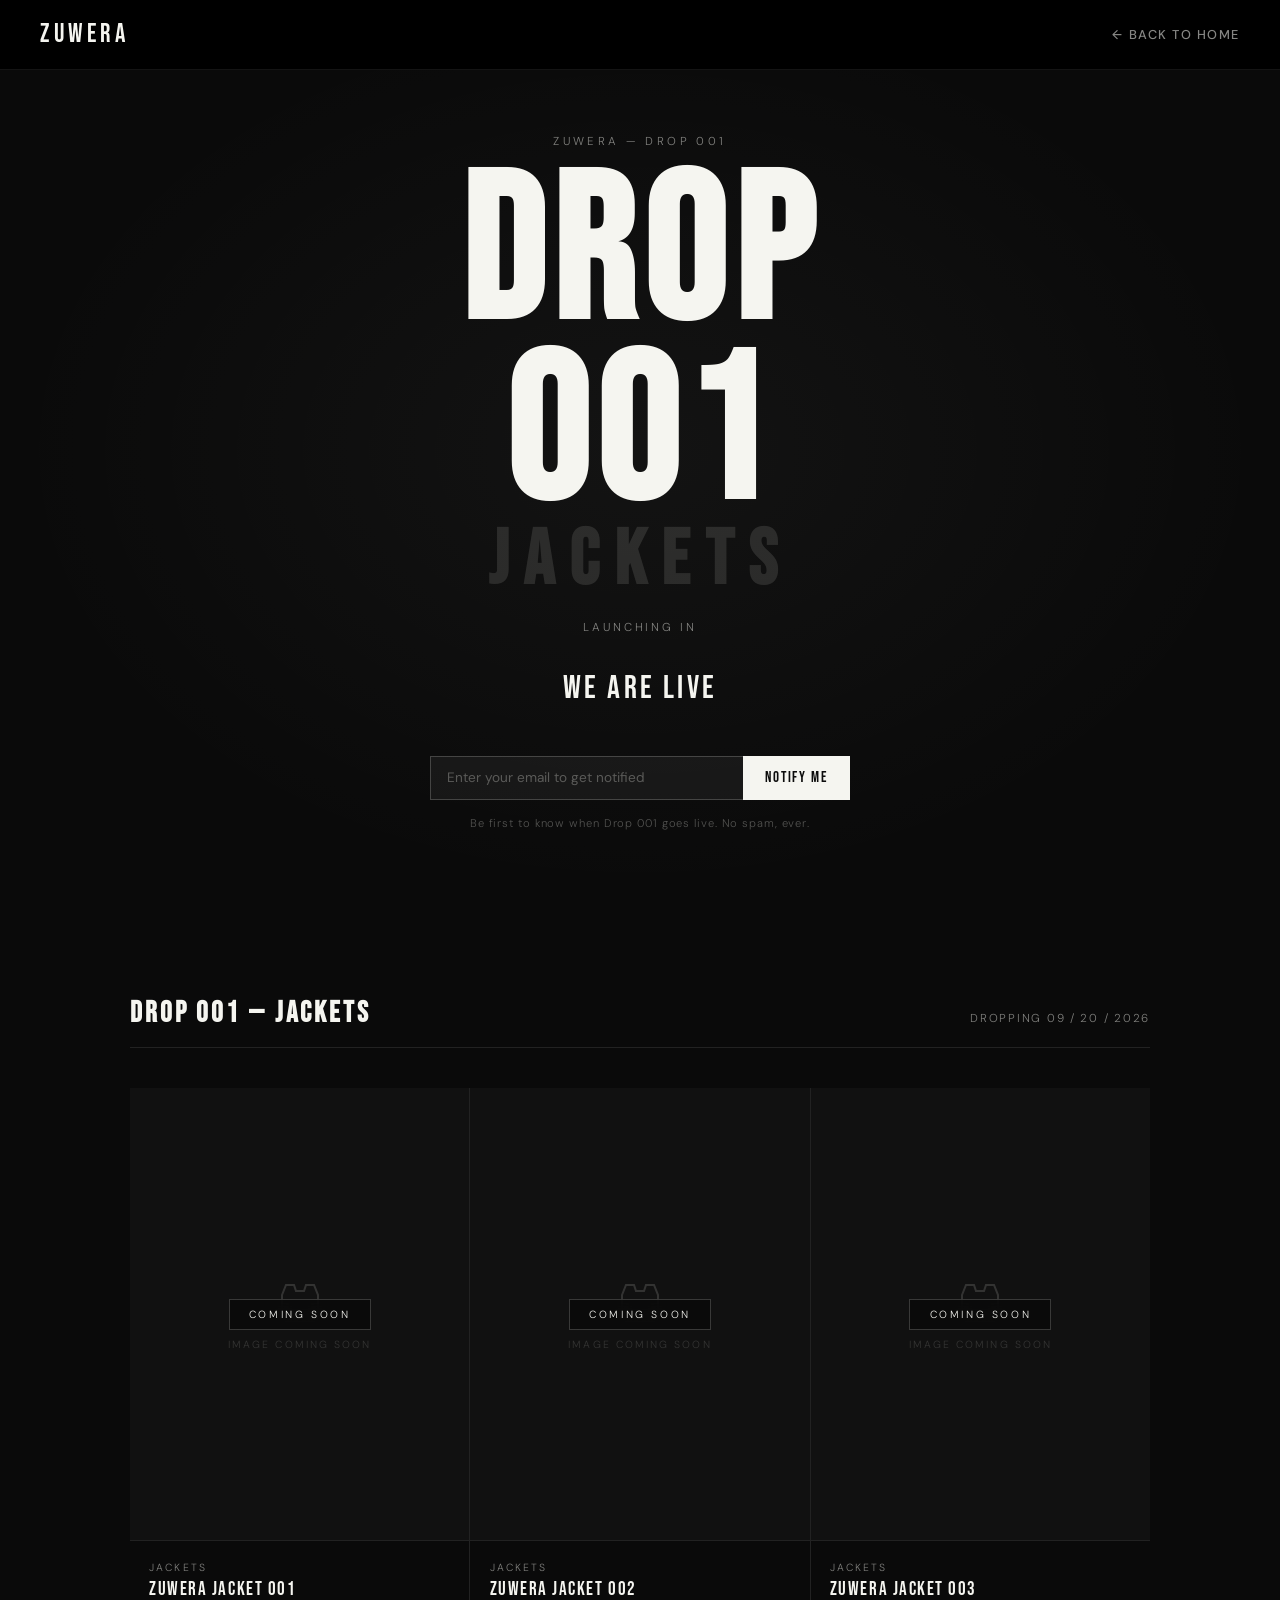
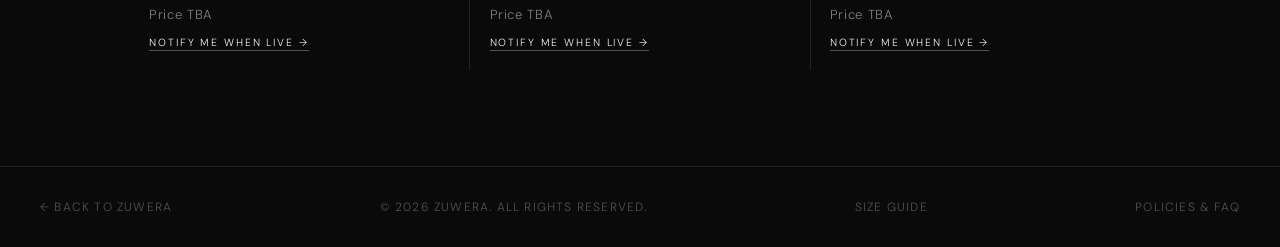
<file: drop001.html>
<!DOCTYPE html>
<html lang="en">
<head>
  <meta charset="UTF-8">
  <meta name="viewport" content="width=device-width, initial-scale=1.0, viewport-fit=cover">
  <meta name="mobile-web-app-capable" content="yes">
  <meta name="apple-mobile-web-app-capable" content="yes">
  <meta name="apple-mobile-web-app-status-bar-style" content="black-translucent">
  <meta name="theme-color" content="#000000">
  <title>Drop 001 — Zuwera</title>
  <meta name="description" content="Zuwera Drop 001 — Jackets. Launching September 20, 2026. Sign up to be notified.">
  <meta name="robots" content="index, follow">
  <meta property="og:title" content="Drop 001 — Zuwera">
  <meta property="og:description" content="Zuwera Drop 001 — Jackets. Launching September 20, 2026. Sign up to be notified.">
  <meta property="og:url" content="https://zuwera.store/drop001.html">
  <meta property="og:type" content="website">
  <meta property="og:site_name" content="Zuwera">
  <meta name="twitter:card" content="summary">
  <meta name="twitter:title" content="Drop 001 — Zuwera">
  <meta name="twitter:description" content="Zuwera Drop 001 — Jackets. Launching September 20, 2026. Sign up to be notified.">
  <link rel="preconnect" href="https://fonts.googleapis.com">
  <link rel="preconnect" href="https://fonts.gstatic.com" crossorigin>
  <link href="https://fonts.googleapis.com/css2?family=Bebas+Neue&family=DM+Sans:wght@300;400;500&display=swap" rel="stylesheet">
  <link rel="icon" type="image/png" href="[data-uri]">
  <!-- Google tag (gtag.js) -->
  <script async src="https://www.googletagmanager.com/gtag/js?id=G-DCVWDZ8ZBC"></script>
  <style>
    *, *::before, *::after { box-sizing: border-box; margin: 0; padding: 0; }
    :root {
      --black: #0a0a0a;
      --white: #f5f5f0;
      --muted: rgba(245,245,240,0.5);
      --border: rgba(245,245,240,0.1);
    }
    body {
      background: var(--black);
      color: var(--white);
      font-family: 'DM Sans', sans-serif;
      font-weight: 300;
      overflow-x: hidden;
    }

    /* NAV */
    .nav {
      position: fixed;
      top: 0; left: 0; right: 0;
      z-index: 100;
      display: flex;
      justify-content: space-between;
      align-items: center;
      padding: 1.2rem 2.5rem;
      background: #000;
      border-bottom: 1px solid rgba(255,255,255,0.08);
    }
    .nav-logo-link {
      font-family: 'Bebas Neue', sans-serif;
      font-size: 1.6rem;
      letter-spacing: 0.18em;
      color: var(--white);
      text-decoration: none;
    }
    .nav-back {
      background: none; border: none;
      color: var(--white);
      font-family: 'DM Sans', sans-serif;
      font-size: 0.8rem; font-weight: 500;
      letter-spacing: 0.12em; text-transform: uppercase;
      cursor: pointer; opacity: 0.55;
      transition: opacity 0.2s; text-decoration: none;
    }
    .nav-back:hover { opacity: 1; }

    /* HERO */
    .drop-hero {
      min-height: 100vh;
      display: flex;
      flex-direction: column;
      align-items: center;
      justify-content: center;
      text-align: center;
      padding: 8rem 2rem 4rem;
      position: relative;
      overflow: hidden;
    }
    .drop-hero::before {
      content: '';
      position: absolute;
      inset: 0;
      background: radial-gradient(ellipse at center, rgba(245,245,240,0.04) 0%, transparent 70%);
      pointer-events: none;
    }
    .drop-label {
      font-size: 0.72rem;
      letter-spacing: 0.3em;
      text-transform: uppercase;
      color: var(--muted);
      margin-bottom: 1.2rem;
    }
    .drop-title {
      font-family: 'Bebas Neue', sans-serif;
      font-size: clamp(5rem, 16vw, 14rem);
      letter-spacing: 0.04em;
      line-height: 0.88;
      margin-bottom: 1.5rem;
    }
    .drop-title span {
      display: block;
      color: rgba(245,245,240,0.12);
      font-size: clamp(2rem, 6vw, 5rem);
      letter-spacing: 0.2em;
    }
    .drop-date-label {
      font-size: 0.72rem;
      letter-spacing: 0.25em;
      text-transform: uppercase;
      color: var(--muted);
      margin-bottom: 0.6rem;
    }

    /* COUNTDOWN */
    .countdown {
      display: flex;
      gap: 2rem;
      justify-content: center;
      margin: 1.5rem 0 3rem;
      flex-wrap: wrap;
    }
    .countdown-block {
      display: flex;
      flex-direction: column;
      align-items: center;
      gap: 0.3rem;
      min-width: 60px;
    }
    .countdown-num {
      font-family: 'Bebas Neue', sans-serif;
      font-size: clamp(2.5rem, 6vw, 4rem);
      letter-spacing: 0.05em;
      line-height: 1;
    }
    .countdown-label {
      font-size: 0.62rem;
      letter-spacing: 0.2em;
      text-transform: uppercase;
      color: var(--muted);
    }
    .countdown-divider {
      font-family: 'Bebas Neue', sans-serif;
      font-size: 3rem;
      color: rgba(245,245,240,0.15);
      align-self: flex-start;
      padding-top: 0.2rem;
    }

    /* NOTIFY FORM */
    .notify-form {
      display: flex;
      gap: 0;
      max-width: 420px;
      width: 100%;
      margin: 0 auto 1rem;
    }
    .notify-form input {
      flex: 1;
      background: rgba(245,245,240,0.05);
      border: 1px solid rgba(245,245,240,0.2);
      border-right: none;
      color: var(--white);
      font-family: 'DM Sans', sans-serif;
      font-size: 0.85rem;
      padding: 0.8rem 1rem;
      outline: none;
      transition: border-color 0.2s;
    }
    .notify-form input:focus { border-color: rgba(245,245,240,0.5); }
    .notify-form input::placeholder { color: rgba(245,245,240,0.3); }
    .notify-form button {
      background: var(--white);
      color: var(--black);
      border: none;
      padding: 0.8rem 1.4rem;
      font-family: 'Bebas Neue', sans-serif;
      font-size: 0.95rem;
      letter-spacing: 0.12em;
      cursor: pointer;
      transition: opacity 0.2s;
      white-space: nowrap;
    }
    .notify-form button:hover { opacity: 0.85; }
    .notify-note {
      font-size: 0.7rem;
      color: rgba(245,245,240,0.3);
      letter-spacing: 0.08em;
    }
    .notify-success {
      display: none;
      font-size: 0.82rem;
      color: rgba(245,245,240,0.6);
      letter-spacing: 0.1em;
      text-transform: uppercase;
      margin-top: 0.5rem;
    }

    /* PRODUCTS GRID */
    .products-section {
      padding: 6rem 2.5rem;
      max-width: 1100px;
      margin: 0 auto;
    }
    .section-header {
      display: flex;
      align-items: baseline;
      justify-content: space-between;
      margin-bottom: 2.5rem;
      border-bottom: 1px solid var(--border);
      padding-bottom: 1rem;
    }
    .section-header h2 {
      font-family: 'Bebas Neue', sans-serif;
      font-size: 1.8rem;
      letter-spacing: 0.1em;
    }
    .section-header span {
      font-size: 0.72rem;
      letter-spacing: 0.15em;
      text-transform: uppercase;
      color: var(--muted);
    }
    .products-grid {
      display: grid;
      grid-template-columns: repeat(auto-fill, minmax(280px, 1fr));
      gap: 1px;
      background: var(--border);
    }
    .product-card {
      background: var(--black);
      position: relative;
      overflow: hidden;
      cursor: default;
    }
    .product-img {
      aspect-ratio: 3/4;
      background: #111;
      display: flex;
      align-items: center;
      justify-content: center;
      position: relative;
      overflow: hidden;
    }
    .product-img-placeholder {
      display: flex;
      flex-direction: column;
      align-items: center;
      gap: 0.8rem;
      opacity: 0.15;
    }
    .product-img-placeholder svg {
      width: 48px; height: 48px;
    }
    .product-img-placeholder span {
      font-size: 0.65rem;
      letter-spacing: 0.2em;
      text-transform: uppercase;
    }
    .product-overlay {
      position: absolute;
      inset: 0;
      display: flex;
      align-items: center;
      justify-content: center;
    }
    .coming-soon-badge {
      background: rgba(10,10,10,0.85);
      border: 1px solid rgba(245,245,240,0.2);
      backdrop-filter: blur(8px);
      padding: 0.5rem 1.2rem;
      font-size: 0.65rem;
      letter-spacing: 0.25em;
      text-transform: uppercase;
      color: var(--white);
    }
    .product-info {
      padding: 1.2rem;
      border-top: 1px solid var(--border);
    }
    .product-category {
      font-size: 0.65rem;
      letter-spacing: 0.2em;
      text-transform: uppercase;
      color: var(--muted);
      margin-bottom: 0.3rem;
    }
    .product-name {
      font-family: 'Bebas Neue', sans-serif;
      font-size: 1.2rem;
      letter-spacing: 0.08em;
      margin-bottom: 0.3rem;
    }
    .product-price {
      font-size: 0.82rem;
      color: var(--muted);
      letter-spacing: 0.05em;
    }
    .product-notify {
      display: inline-block;
      margin-top: 0.8rem;
      font-size: 0.65rem;
      letter-spacing: 0.18em;
      text-transform: uppercase;
      color: var(--white);
      border-bottom: 1px solid rgba(245,245,240,0.3);
      padding-bottom: 1px;
      cursor: pointer;
      transition: border-color 0.2s;
    }
    .product-notify:hover { border-color: var(--white); }

    /* FOOTER */
    footer {
      border-top: 1px solid var(--border);
      padding: 2rem 2.5rem;
      display: flex;
      align-items: center;
      justify-content: space-between;
      flex-wrap: wrap;
      gap: 1rem;
    }
    footer p {
      font-size: 0.75rem;
      letter-spacing: 0.1em;
      color: rgba(245,245,240,0.3);
      text-transform: uppercase;
    }
    footer a {
      font-size: 0.75rem;
      letter-spacing: 0.1em;
      color: rgba(245,245,240,0.3);
      text-transform: uppercase;
      text-decoration: none;
      transition: opacity 0.2s;
    }
    footer a:hover { opacity: 0.8; color: var(--white); }

    @media (max-width: 768px) {
      .products-grid { grid-template-columns: repeat(2, 1fr); gap: 1.2rem; }
    }

    @media (max-width: 600px) {
      .nav {
        padding: 0.85rem 1rem;
        min-height: 56px;
        -webkit-tap-highlight-color: transparent;
      }
      .drop-hero { padding: calc(6rem + env(safe-area-inset-top)) 1rem 3rem; }
      .drop-title { font-size: clamp(4rem, 20vw, 7rem); }
      .countdown { gap: 0.8rem; }
      .countdown-item { min-width: 60px; }
      .countdown-number { font-size: clamp(2rem, 12vw, 3.5rem); }
      .products-section { padding: 3rem 1rem; }
      .products-grid { grid-template-columns: 1fr; gap: 1.5rem; }
      .product-card { padding: 1.2rem; }
      .notify-section { padding: 3rem 1rem; }
      .notify-form { flex-direction: column; gap: 0; }
      .notify-form input {
        border-right: 1px solid rgba(245,245,240,0.2);
        border-bottom: none;
        border-radius: 0;
        padding: 0.9rem 1rem;
        font-size: 1rem;
        min-height: 48px;
      }
      .notify-form button {
        min-height: 48px;
        border-radius: 0;
        font-size: 0.85rem;
        letter-spacing: 0.12em;
      }
      footer {
        padding: 2rem 1rem calc(2rem + env(safe-area-inset-bottom));
        flex-direction: column;
        align-items: flex-start;
      }
    }

    @media (max-width: 375px) {
      .drop-title { font-size: clamp(3.2rem, 22vw, 4.5rem); }
      .countdown-number { font-size: clamp(1.8rem, 13vw, 2.8rem); }
    }
  </style>
</head>
<body>

  <header class="nav">
    <a href="index.html" class="nav-logo-link">ZUWERA</a>
    <a href="index.html" class="nav-back">&#8592; Back to Home</a>
  </header>

  <!-- DROP HERO -->
  <section class="drop-hero">
    <p class="drop-label">Zuwera — Drop 001</p>
    <h1 class="drop-title">
      Drop<br>001
      <span>Jackets</span>
    </h1>
    <p class="drop-date-label">Launching In</p>

    <!-- COUNTDOWN -->
    <div class="countdown" id="countdown">
      <div class="countdown-block">
        <span class="countdown-num" id="cd-days">00</span>
        <span class="countdown-label">Days</span>
      </div>
      <span class="countdown-divider">:</span>
      <div class="countdown-block">
        <span class="countdown-num" id="cd-hours">00</span>
        <span class="countdown-label">Hours</span>
      </div>
      <span class="countdown-divider">:</span>
      <div class="countdown-block">
        <span class="countdown-num" id="cd-mins">00</span>
        <span class="countdown-label">Mins</span>
      </div>
      <span class="countdown-divider">:</span>
      <div class="countdown-block">
        <span class="countdown-num" id="cd-secs">00</span>
        <span class="countdown-label">Secs</span>
      </div>
    </div>

    <!-- NOTIFY -->
    <div class="notify-form">
      <input type="email" id="notify-email" placeholder="Enter your email to get notified">
      <button onclick="notifyMe()">Notify Me</button>
    </div>
    <p class="notify-note">Be first to know when Drop 001 goes live. No spam, ever.</p>
    <p class="notify-success" id="notify-success">✓ You're on the list.</p>
  </section>

  <!-- PRODUCTS GRID -->
  <section class="products-section">
    <div class="section-header">
      <h2>Drop 001 — Jackets</h2>
      <span>Dropping 09 / 20 / 2026</span>
    </div>

    <div class="products-grid">

      <div class="product-card">
        <div class="product-img">
          <div class="product-img-placeholder">
            <svg viewBox="0 0 24 24" fill="none" stroke="currentColor" stroke-width="1">
              <path d="M3 9l2-5h4l1 3h4l1-3h4l2 5v11H3V9z"/>
            </svg>
            <span>Image Coming Soon</span>
          </div>
          <div class="product-overlay">
            <span class="coming-soon-badge">Coming Soon</span>
          </div>
        </div>
        <div class="product-info">
          <p class="product-category">Jackets</p>
          <p class="product-name">Zuwera Jacket 001</p>
          <p class="product-price">Price TBA</p>
          <span class="product-notify" onclick="scrollToNotify()">Notify Me When Live →</span>
        </div>
      </div>

      <div class="product-card">
        <div class="product-img">
          <div class="product-img-placeholder">
            <svg viewBox="0 0 24 24" fill="none" stroke="currentColor" stroke-width="1">
              <path d="M3 9l2-5h4l1 3h4l1-3h4l2 5v11H3V9z"/>
            </svg>
            <span>Image Coming Soon</span>
          </div>
          <div class="product-overlay">
            <span class="coming-soon-badge">Coming Soon</span>
          </div>
        </div>
        <div class="product-info">
          <p class="product-category">Jackets</p>
          <p class="product-name">Zuwera Jacket 002</p>
          <p class="product-price">Price TBA</p>
          <span class="product-notify" onclick="scrollToNotify()">Notify Me When Live →</span>
        </div>
      </div>

      <div class="product-card">
        <div class="product-img">
          <div class="product-img-placeholder">
            <svg viewBox="0 0 24 24" fill="none" stroke="currentColor" stroke-width="1">
              <path d="M3 9l2-5h4l1 3h4l1-3h4l2 5v11H3V9z"/>
            </svg>
            <span>Image Coming Soon</span>
          </div>
          <div class="product-overlay">
            <span class="coming-soon-badge">Coming Soon</span>
          </div>
        </div>
        <div class="product-info">
          <p class="product-category">Jackets</p>
          <p class="product-name">Zuwera Jacket 003</p>
          <p class="product-price">Price TBA</p>
          <span class="product-notify" onclick="scrollToNotify()">Notify Me When Live →</span>
        </div>
      </div>

    </div>
  </section>

  <footer>
    <a href="index.html">← Back to Zuwera</a>
    <p>© 2026 Zuwera. All rights reserved.</p>
    <a href="sizeguide.html">Size Guide</a>
    <a href="policies.html">Policies & FAQ</a>
  </footer>

  <script>
    // Countdown to Sept 20 2026
    const dropDate = new Date('2026-09-20T00:00:00');

    function updateCountdown() {
      const now = new Date();
      const diff = dropDate - now;
      if (diff <= 0) {
        document.getElementById('countdown').innerHTML = '<p style="font-family:Bebas Neue,sans-serif;font-size:2rem;letter-spacing:0.1em;">We Are Live</p>';
        return;
      }
      const days  = Math.floor(diff / (1000 * 60 * 60 * 24));
      const hours = Math.floor((diff % (1000 * 60 * 60 * 24)) / (1000 * 60 * 60));
      const mins  = Math.floor((diff % (1000 * 60 * 60)) / (1000 * 60));
      const secs  = Math.floor((diff % (1000 * 60)) / 1000);
      document.getElementById('cd-days').textContent  = String(days).padStart(2,'0');
      document.getElementById('cd-hours').textContent = String(hours).padStart(2,'0');
      document.getElementById('cd-mins').textContent  = String(mins).padStart(2,'0');
      document.getElementById('cd-secs').textContent  = String(secs).padStart(2,'0');
    }

    updateCountdown();
    setInterval(updateCountdown, 1000);

    // Notify
    function notifyMe() {
      const email = document.getElementById('notify-email').value.trim();
      if (!email || !email.includes('@')) {
        document.getElementById('notify-email').style.borderColor = '#e07060';
        return;
      }
      document.getElementById('notify-email').style.borderColor = '';
      document.querySelector('.notify-form').style.display = 'none';
      document.querySelector('.notify-note').style.display = 'none';
      document.getElementById('notify-success').style.display = 'block';
    }

    function scrollToNotify() {
      document.getElementById('notify-email').scrollIntoView({behavior:'smooth', block:'center'});
      setTimeout(() => document.getElementById('notify-email').focus(), 600);
    }
  </script>
</body>
</html>
</file>
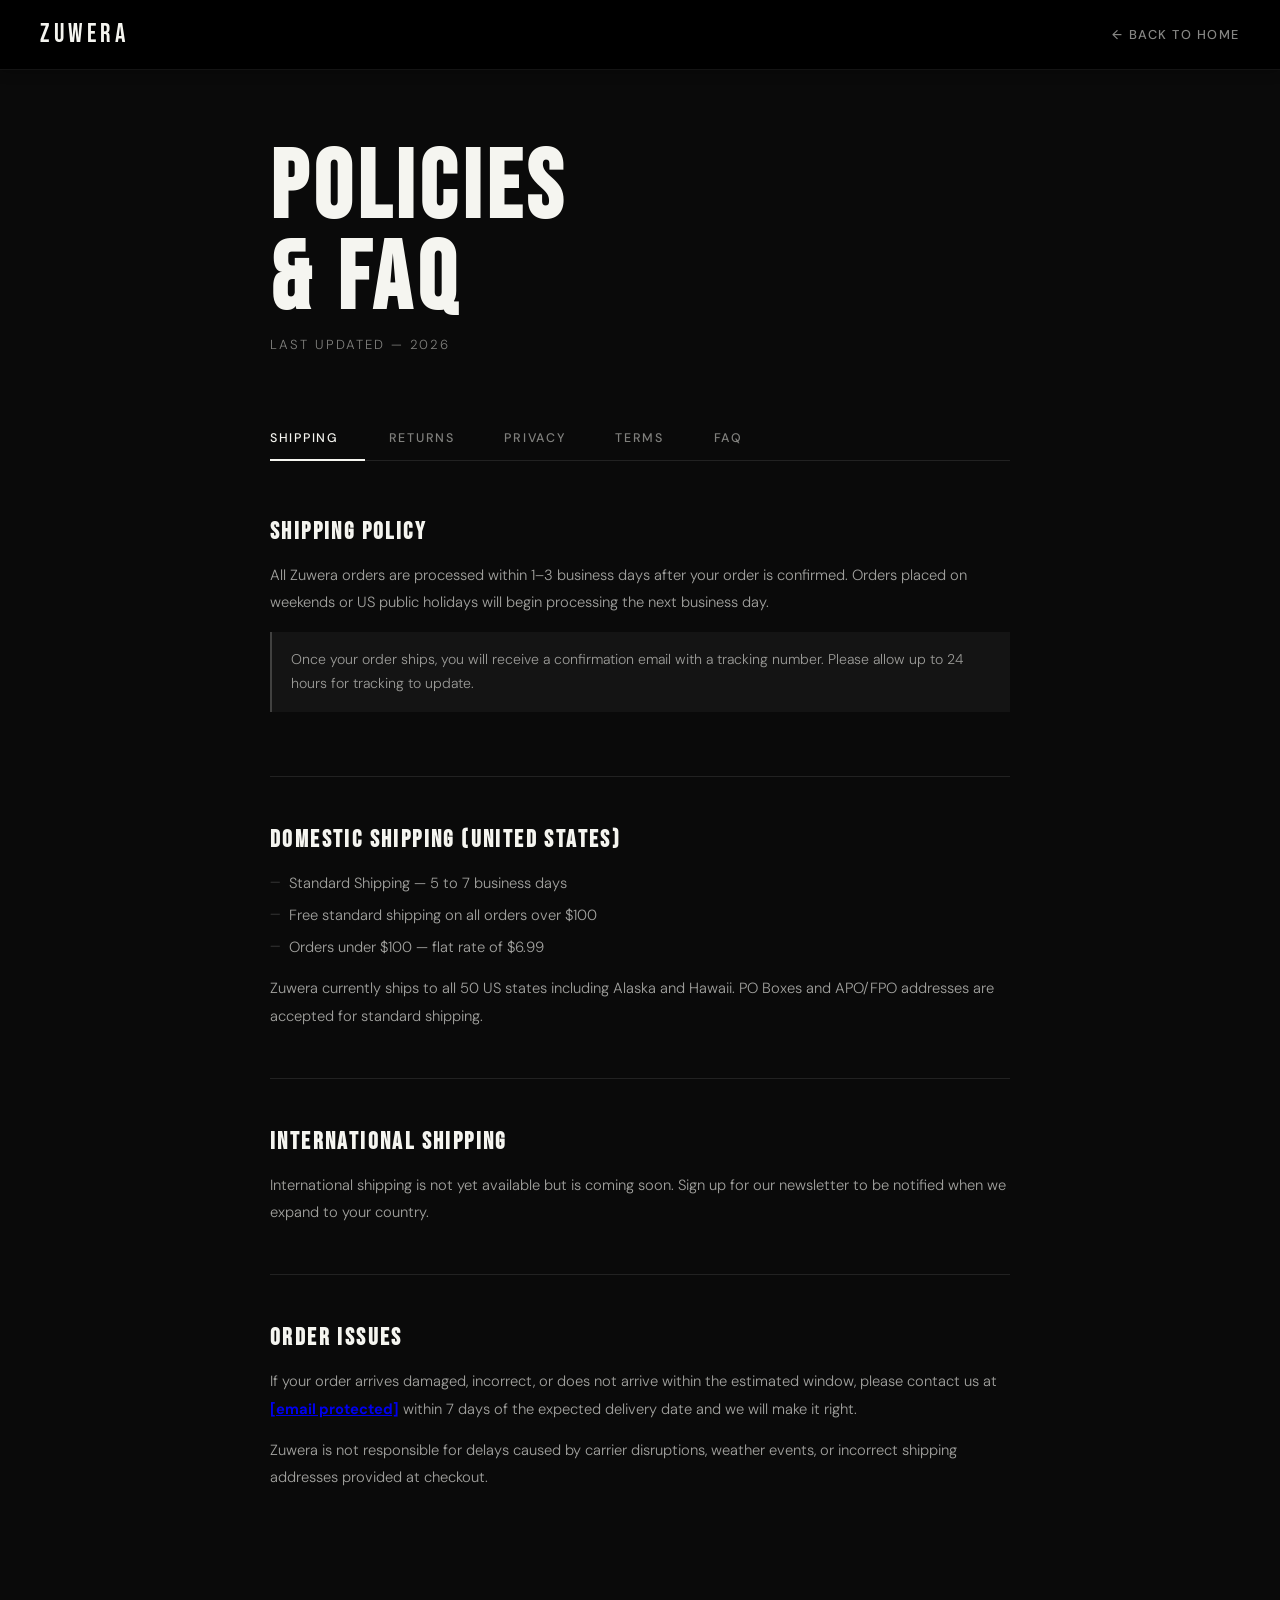
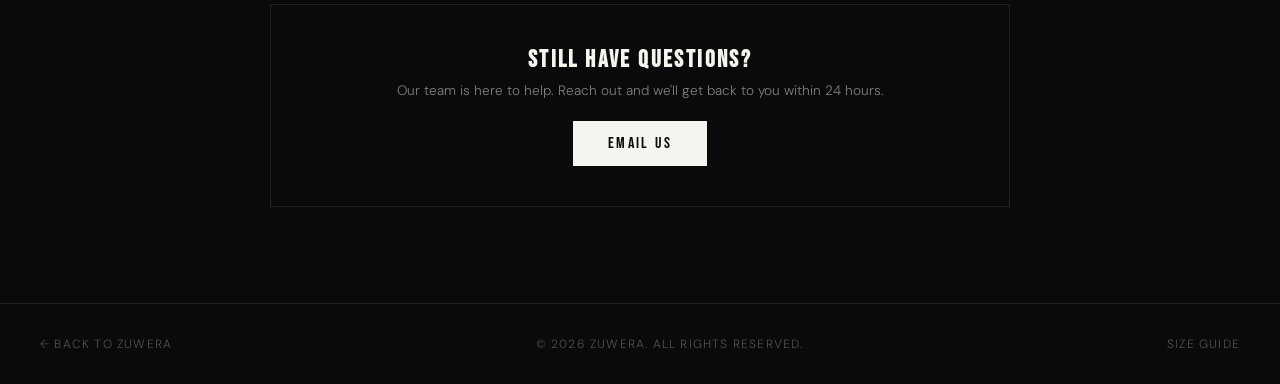
<file: policies.html>
<!DOCTYPE html>
<html lang="en">
<head>
  <meta charset="UTF-8">
  <meta name="viewport" content="width=device-width, initial-scale=1.0, viewport-fit=cover">
  <meta name="apple-mobile-web-app-capable" content="yes">
  <meta name="apple-mobile-web-app-status-bar-style" content="black-translucent">
  <meta name="theme-color" content="#000000">
  <title>Policies & FAQ — Zuwera</title>
  <meta name="description" content="Zuwera shipping, returns, privacy policy, terms of service and frequently asked questions.">
  <meta name="robots" content="index, follow">
  <meta property="og:title" content="Policies & FAQ — Zuwera">
  <meta property="og:description" content="Zuwera shipping, returns, privacy policy, terms of service and frequently asked questions.">
  <meta property="og:url" content="https://zuwera.store/policies.html">
  <meta property="og:type" content="website">
  <meta property="og:site_name" content="Zuwera">
  <meta name="twitter:card" content="summary">
  <meta name="twitter:title" content="Policies & FAQ — Zuwera">
  <meta name="twitter:description" content="Zuwera shipping, returns, privacy policy, terms of service and frequently asked questions.">  <link rel="preconnect" href="https://fonts.googleapis.com">
  <link rel="preconnect" href="https://fonts.gstatic.com" crossorigin>
  <link href="https://fonts.googleapis.com/css2?family=Bebas+Neue&family=DM+Sans:wght@300;400;500&display=swap" rel="stylesheet">
  <style>
    *, *::before, *::after { box-sizing: border-box; margin: 0; padding: 0; }

    :root {
      --black: #0a0a0a;
      --white: #f5f5f0;
      --muted: rgba(245,245,240,0.5);
      --border: rgba(245,245,240,0.1);
    }

    body {
      background: var(--black);
      color: var(--white);
      font-family: 'DM Sans', sans-serif;
      font-weight: 300;
      overflow-x: hidden;
    }

    /* NAV */
    .nav {
      position: fixed;
      top: 0; left: 0; right: 0;
      z-index: 100;
      display: flex;
      justify-content: space-between;
      align-items: center;
      padding: 1.2rem 2.5rem;
      background: #000000;
      border-bottom: 1px solid rgba(255,255,255,0.08);
      box-shadow: 0 1px 12px rgba(0,0,0,0.3);
    }
    .nav-logo-link {
      display: flex;
      align-items: center;
      text-decoration: none;
      cursor: pointer;
    }
    .nav-wordmark {
      font-family: 'Bebas Neue', sans-serif;
      font-size: 1.6rem;
      letter-spacing: 0.18em;
      color: var(--white);
    }
    .nav-back {
      background: none;
      border: none;
      color: var(--white);
      font-family: 'DM Sans', sans-serif;
      font-size: 0.8rem;
      font-weight: 500;
      letter-spacing: 0.12em;
      text-transform: uppercase;
      cursor: pointer;
      opacity: 0.55;
      transition: opacity 0.2s;
      text-decoration: none;
    }
    .nav-back:hover { opacity: 1; }

    /* PAGE LAYOUT */
    .page-wrap {
      max-width: 820px;
      margin: 0 auto;
      padding: 9rem 2.5rem 6rem;
    }

    /* HERO TITLE */
    .page-title {
      font-family: 'Bebas Neue', sans-serif;
      font-size: clamp(3.5rem, 8vw, 6rem);
      letter-spacing: 0.06em;
      line-height: 0.95;
      margin-bottom: 0.6rem;
    }
    .page-subtitle {
      font-size: 0.82rem;
      letter-spacing: 0.15em;
      text-transform: uppercase;
      color: var(--muted);
      margin-bottom: 4rem;
    }

    /* TAB NAV */
    .tab-nav {
      display: flex;
      gap: 0;
      border-bottom: 1px solid var(--border);
      margin-bottom: 3.5rem;
      flex-wrap: wrap;
    }
    .tab-btn {
      background: none;
      border: none;
      color: var(--muted);
      font-family: 'DM Sans', sans-serif;
      font-size: 0.78rem;
      font-weight: 500;
      letter-spacing: 0.14em;
      text-transform: uppercase;
      cursor: pointer;
      padding: 0.8rem 1.6rem 0.8rem 0;
      margin-right: 1.5rem;
      border-bottom: 2px solid transparent;
      margin-bottom: -1px;
      transition: color 0.2s, border-color 0.2s;
    }
    .tab-btn:hover { color: var(--white); }
    .tab-btn.active {
      color: var(--white);
      border-bottom-color: var(--white);
    }

    /* SECTIONS */
    .tab-panel { display: none; }
    .tab-panel.active { display: block; }

    /* POLICY BLOCKS */
    .policy-section {
      margin-bottom: 3rem;
      padding-bottom: 3rem;
      border-bottom: 1px solid var(--border);
    }
    .policy-section:last-child {
      border-bottom: none;
    }
    .policy-section h2 {
      font-family: 'Bebas Neue', sans-serif;
      font-size: 1.5rem;
      letter-spacing: 0.1em;
      margin-bottom: 1rem;
      color: var(--white);
    }
    .policy-section p {
      font-size: 0.92rem;
      line-height: 1.85;
      color: rgba(245,245,240,0.65);
      margin-bottom: 0.9rem;
    }
    .policy-section p:last-child { margin-bottom: 0; }
    .policy-section ul {
      list-style: none;
      margin: 0.5rem 0 0.9rem;
    }
    .policy-section ul li {
      font-size: 0.92rem;
      line-height: 1.85;
      color: rgba(245,245,240,0.65);
      padding-left: 1.2rem;
      position: relative;
      margin-bottom: 0.3rem;
    }
    .policy-section ul li::before {
      content: '—';
      position: absolute;
      left: 0;
      color: rgba(245,245,240,0.25);
      font-size: 0.8rem;
    }
    .policy-highlight {
      background: rgba(245,245,240,0.04);
      border-left: 2px solid rgba(245,245,240,0.2);
      padding: 1rem 1.2rem;
      margin: 1rem 0;
      font-size: 0.88rem;
      line-height: 1.7;
      color: rgba(245,245,240,0.6);
    }

    /* FAQ */
    .faq-item {
      border-bottom: 1px solid var(--border);
    }
    .faq-question {
      width: 100%;
      background: none;
      border: none;
      color: var(--white);
      font-family: 'DM Sans', sans-serif;
      font-size: 0.92rem;
      font-weight: 500;
      letter-spacing: 0.04em;
      text-align: left;
      cursor: pointer;
      padding: 1.3rem 2rem 1.3rem 0;
      display: flex;
      justify-content: space-between;
      align-items: center;
      transition: opacity 0.2s;
    }
    .faq-question:hover { opacity: 0.7; }
    .faq-icon {
      font-size: 1.2rem;
      color: var(--muted);
      transition: transform 0.25s ease;
      flex-shrink: 0;
      margin-left: 1rem;
    }
    .faq-item.open .faq-icon { transform: rotate(45deg); }
    .faq-answer {
      max-height: 0;
      overflow: hidden;
      transition: max-height 0.35s ease, padding 0.3s ease;
      font-size: 0.9rem;
      line-height: 1.85;
      color: rgba(245,245,240,0.55);
    }
    .faq-item.open .faq-answer {
      max-height: 400px;
      padding-bottom: 1.4rem;
    }

    /* CONTACT CTA */
    .contact-cta {
      margin-top: 4rem;
      padding: 2.5rem;
      border: 1px solid var(--border);
      text-align: center;
    }
    .contact-cta h3 {
      font-family: 'Bebas Neue', sans-serif;
      font-size: 1.5rem;
      letter-spacing: 0.1em;
      margin-bottom: 0.5rem;
    }
    .contact-cta p {
      font-size: 0.85rem;
      color: var(--muted);
      margin-bottom: 1.4rem;
    }
    .contact-cta a {
      display: inline-block;
      background: var(--white);
      color: var(--black);
      font-family: 'Bebas Neue', sans-serif;
      font-size: 1rem;
      letter-spacing: 0.15em;
      padding: 0.8rem 2.2rem;
      text-decoration: none;
      transition: opacity 0.2s;
    }
    .contact-cta a:hover { opacity: 0.85; }

    /* MOBILE */
    @media (max-width: 600px) {
      .nav { padding: 1rem 1.2rem; padding-top: calc(1rem + env(safe-area-inset-top)); }
      .page-wrap { padding: 5.5rem 1.2rem 2rem; }
      .page-title { font-size: clamp(2.5rem, 12vw, 4rem); }
      .tab-nav { gap: 0; overflow-x: auto; -webkit-overflow-scrolling: touch; padding-bottom: 2px; }
      .tab-btn { padding: 0.7rem 1rem; font-size: 0.7rem; white-space: nowrap; min-height: 44px; }
      .policy-section { padding: 1.5rem 0; }
      .policy-highlight { padding: 1rem 1.2rem; }
      .contact-cta { padding: 1.5rem 1rem; }
      .contact-cta a { display: block; text-align: center; }
      footer { padding: 1.5rem 1.2rem; padding-bottom: calc(1.5rem + env(safe-area-inset-bottom)); }
    }

    /* FOOTER */
    footer {
      border-top: 1px solid var(--border);
      padding: 2rem 2.5rem;
      display: flex;
      align-items: center;
      justify-content: space-between;
      flex-wrap: wrap;
      gap: 1rem;
    }
    footer p {
      font-size: 0.75rem;
      letter-spacing: 0.1em;
      color: rgba(245,245,240,0.3);
      text-transform: uppercase;
    }
    footer a {
      font-size: 0.75rem;
      letter-spacing: 0.1em;
      color: rgba(245,245,240,0.3);
      text-transform: uppercase;
      text-decoration: none;
      transition: opacity 0.2s;
    }
    footer a:hover { opacity: 0.7; color: var(--white); }
  </style>  <link rel="icon" type="image/png" href="[data-uri]">
  <!-- Google tag (gtag.js) -->
  <script async src="https://www.googletagmanager.com/gtag/js?id=G-DCVWDZ8ZBC"></script>
  <script>
    window.dataLayer = window.dataLayer || [];
    function gtag(){dataLayer.push(arguments);}
    gtag('js', new Date());
    gtag('config', 'G-DCVWDZ8ZBC');
  </script>
</head>
<body>

  <!-- NAV -->
  <header class="nav">
    <a href="index.html" class="nav-logo-link" aria-label="Back to Zuwera home">
      <span class="nav-wordmark">ZUWERA</span>
    </a>
    <a href="index.html" class="nav-back">&#8592; Back to Home</a>
  </header>

  <!-- PAGE -->
  <main class="page-wrap">

    <h1 class="page-title">Policies<br>&amp; FAQ</h1>
    <p class="page-subtitle">Last updated — 2026</p>

    <!-- TABS -->
    <nav class="tab-nav" aria-label="Policy sections">
      <button class="tab-btn active" data-tab="shipping">Shipping</button>
      <button class="tab-btn" data-tab="returns">Returns</button>
      <button class="tab-btn" data-tab="privacy">Privacy</button>
      <button class="tab-btn" data-tab="terms">Terms</button>
      <button class="tab-btn" data-tab="faq">FAQ</button>
    </nav>

    <!-- SHIPPING -->
    <div class="tab-panel active" id="tab-shipping">

      <div class="policy-section">
        <h2>Shipping Policy</h2>
        <p>All Zuwera orders are processed within 1–3 business days after your order is confirmed. Orders placed on weekends or US public holidays will begin processing the next business day.</p>
        <div class="policy-highlight">
          Once your order ships, you will receive a confirmation email with a tracking number. Please allow up to 24 hours for tracking to update.
        </div>
      </div>

      <div class="policy-section">
        <h2>Domestic Shipping (United States)</h2>
        <ul>
          <li>Standard Shipping — 5 to 7 business days</li>
          <li>Free standard shipping on all orders over $100</li>
          <li>Orders under $100 — flat rate of $6.99</li>
        </ul>
        <p>Zuwera currently ships to all 50 US states including Alaska and Hawaii. PO Boxes and APO/FPO addresses are accepted for standard shipping.</p>
      </div>

      <div class="policy-section">
        <h2>International Shipping</h2>
        <p>International shipping is not yet available but is coming soon. Sign up for our newsletter to be notified when we expand to your country.</p>
      </div>

      <div class="policy-section">
        <h2>Order Issues</h2>
        <p>If your order arrives damaged, incorrect, or does not arrive within the estimated window, please contact us at <strong><a href="/cdn-cgi/l/email-protection#7917180a100b0c1b0b1c1c031c39030c0e1c0b18570a0d160b1c"><span class="__cf_email__" data-cfemail="b1dfd0c2d8c3c4d3c3d4d4cbd4f1cbc4c6d4c3d09fc2c5dec3d4">[email&#160;protected]</span></a></strong> within 7 days of the expected delivery date and we will make it right.</p>
        <p>Zuwera is not responsible for delays caused by carrier disruptions, weather events, or incorrect shipping addresses provided at checkout.</p>
      </div>

    </div>

    <!-- RETURNS -->
    <div class="tab-panel" id="tab-returns">

      <div class="policy-section">
        <h2>Return Policy</h2>
        <p>We want you to love what you wear. If you are not completely satisfied with your Zuwera purchase, you may return eligible items within <strong>30 days</strong> of the delivery date for a full refund or exchange.</p>
        <div class="policy-highlight">
          Items must be unworn, unwashed, and in their original condition with all tags attached to be eligible for a return.
        </div>
      </div>

      <div class="policy-section">
        <h2>How to Start a Return</h2>
        <ul>
          <li>Email us at <a href="/cdn-cgi/l/email-protection#432d22302a3136213126263926033936342631226d30372c3126"><span class="__cf_email__" data-cfemail="f997988a908b8c9b8b9c9c839cb9838c8e9c8b98d78a8d968b9c">[email&#160;protected]</span></a> with your order number and reason for return</li>
          <li>We will send you a prepaid return shipping label within 1–2 business days</li>
          <li>Pack your item securely and drop it off at any USPS location</li>
          <li>Refunds are processed within 5–7 business days of receiving the return</li>
        </ul>
        <p>Refunds will be issued to the original payment method. Depending on your bank or card provider, it may take an additional 3–5 business days to appear on your statement.</p>
      </div>

      <div class="policy-section">
        <h2>Non-Returnable Items</h2>
        <ul>
          <li>Items marked Final Sale at time of purchase</li>
          <li>Items that have been worn, washed, or altered</li>
          <li>Items without original tags or packaging</li>
          <li>Gift cards</li>
        </ul>
      </div>

      <div class="policy-section">
        <h2>Exchanges</h2>
        <p>We currently process exchanges as a return and repurchase. Start a return for the original item and place a new order for the size or style you need. This ensures you get the item before stock runs out.</p>
      </div>

    </div>

    <!-- PRIVACY -->
    <div class="tab-panel" id="tab-privacy">

      <div class="policy-section">
        <h2>Privacy Policy</h2>
        <p>Zuwera ("we", "us", "our") is committed to protecting your personal information. This policy explains what data we collect, how we use it, and your rights regarding it.</p>
      </div>

      <div class="policy-section">
        <h2>Information We Collect</h2>
        <ul>
          <li>Name, email address, and shipping address when you place an order</li>
          <li>Payment information — processed securely by Stripe, we never store your card details</li>
          <li>Browsing behavior on our site via analytics tools (e.g. Google Analytics)</li>
          <li>Email address if you subscribe to our newsletter</li>
        </ul>
      </div>

      <div class="policy-section">
        <h2>How We Use Your Information</h2>
        <ul>
          <li>To fulfill and ship your orders</li>
          <li>To send order confirmations and shipping updates</li>
          <li>To send marketing emails if you have opted in (you can unsubscribe at any time)</li>
          <li>To improve our website and customer experience</li>
        </ul>
        <p>We do not sell, rent, or trade your personal information to third parties for their marketing purposes.</p>
      </div>

      <div class="policy-section">
        <h2>Cookies</h2>
        <p>Our website uses cookies to improve your browsing experience and analyze site traffic. By using our site, you consent to our use of cookies. You can disable cookies in your browser settings at any time.</p>
      </div>

      <div class="policy-section">
        <h2>Your Rights</h2>
        <p>You have the right to access, correct, or delete your personal data at any time. To make a request, email us at <a href="/cdn-cgi/l/email-protection#264847554f5453445443435c43665c5351435447085552495443"><span class="__cf_email__" data-cfemail="402e2133293235223225253a25003a35372532216e33342f3225">[email&#160;protected]</span></a> and we will respond within 30 days.</p>
      </div>

    </div>

    <!-- TERMS -->
    <div class="tab-panel" id="tab-terms">

      <div class="policy-section">
        <h2>Terms of Service</h2>
        <p>By accessing or purchasing from zuwera.com you agree to be bound by the following terms. Please read them carefully.</p>
      </div>

      <div class="policy-section">
        <h2>Use of Our Site</h2>
        <p>You may use our site for lawful purposes only. You agree not to use the site in any way that could damage, disable, or impair it, or interfere with any other user's access.</p>
        <p>All content on this site — including text, images, logos, and design — is the property of Zuwera and may not be reproduced or used without written permission.</p>
      </div>

      <div class="policy-section">
        <h2>Orders & Pricing</h2>
        <p>We reserve the right to refuse or cancel any order at our discretion, including in cases of pricing errors, suspected fraud, or product unavailability. If your order is cancelled, you will receive a full refund.</p>
        <p>Prices are listed in US dollars and are subject to change without notice. Sales tax is calculated at checkout based on your shipping address.</p>
      </div>

      <div class="policy-section">
        <h2>Limitation of Liability</h2>
        <p>Zuwera is not liable for any indirect, incidental, or consequential damages arising from the use of our products or website. Our total liability to you for any claim shall not exceed the amount paid for the relevant order.</p>
      </div>

      <div class="policy-section">
        <h2>Governing Law</h2>
        <p>These terms are governed by the laws of the United States. Any disputes shall be resolved in the applicable courts of the United States.</p>
      </div>

    </div>

    <!-- FAQ -->
    <div class="tab-panel" id="tab-faq">

      <div class="policy-section" style="border-bottom:none; margin-bottom:0; padding-bottom:0;">

        <div class="faq-item">
          <button class="faq-question">
            When will my order ship?
            <span class="faq-icon">+</span>
          </button>
          <div class="faq-answer">Orders are processed within 1–3 business days. Once shipped, standard delivery takes 5–7 business days within the United States. You will receive a tracking number by email as soon as your order leaves our facility.</div>
        </div>

        <div class="faq-item">
          <button class="faq-question">
            How do I return an item?
            <span class="faq-icon">+</span>
          </button>
          <div class="faq-answer">Email us at <a href="/cdn-cgi/l/email-protection#b4dad5c7ddc6c1d6c6d1d1ced1f4cec1c3d1c6d59ac7c0dbc6d1"><span class="__cf_email__" data-cfemail="6907081a001b1c0b1b0c0c130c29131c1e0c1b08471a1d061b0c">[email&#160;protected]</span></a> with your order number and we will send you a prepaid return label within 1–2 business days. Items must be returned within 30 days of delivery and must be unworn and in original condition with tags attached.</div>
        </div>

        <div class="faq-item">
          <button class="faq-question">
            Is my payment information secure?
            <span class="faq-icon">+</span>
          </button>
          <div class="faq-answer">Yes. All payments are processed by Stripe, one of the world's most trusted payment processors. Your card details are encrypted and never stored on our servers. We use 256-bit SSL encryption on all transactions.</div>
        </div>

        <div class="faq-item">
          <button class="faq-question">
            Do you ship internationally?
            <span class="faq-icon">+</span>
          </button>
          <div class="faq-answer">International shipping is not yet available but is coming soon. Sign up for our newsletter to be the first to know when we expand globally.</div>
        </div>

        <div class="faq-item">
          <button class="faq-question">
            What sizes do you carry?
            <span class="faq-icon">+</span>
          </button>
          <div class="faq-answer">Our first collection is launching soon. We will carry a full size range and publish a detailed size guide before the drop so you can order with confidence. Sign up to be notified.</div>
        </div>

        <div class="faq-item">
          <button class="faq-question">
            Can I change or cancel my order?
            <span class="faq-icon">+</span>
          </button>
          <div class="faq-answer">We can make changes or cancellations within 12 hours of placing your order. After that, the order may already be in fulfillment. Email <a href="/cdn-cgi/l/email-protection#5c323d2f352e293e2e393926391c26292b392e3d722f28332e39"><span class="__cf_email__" data-cfemail="076966746e7572657562627d62477d7270627566297473687562">[email&#160;protected]</span></a> as soon as possible and we will do our best to help.</div>
        </div>

        <div class="faq-item">
          <button class="faq-question">
            How do I track my order?
            <span class="faq-icon">+</span>
          </button>
          <div class="faq-answer">Once your order ships you will receive an email with a tracking number. You can use this number on the carrier's website to follow your package in real time. Allow up to 24 hours after receiving the email for tracking to activate.</div>
        </div>

        <div class="faq-item">
          <button class="faq-question">
            What if my item arrives damaged or incorrect?
            <span class="faq-icon">+</span>
          </button>
          <div class="faq-answer">We are sorry to hear that — please email <a href="/cdn-cgi/l/email-protection#167877657f6463746473736c73566c6361736477386562796473"><span class="__cf_email__" data-cfemail="533d32203a2126312136362936132926243621327d20273c2136">[email&#160;protected]</span></a> within 7 days of delivery with a photo of the issue and your order number. We will send a replacement or issue a full refund immediately, no return required.</div>
        </div>

      </div>
    </div>

    <!-- CONTACT CTA -->
    <div class="contact-cta">
      <h3>Still Have Questions?</h3>
      <p>Our team is here to help. Reach out and we'll get back to you within 24 hours.</p>
      <a href="/cdn-cgi/l/email-protection#2c424d5f455e594e5e494956496c56595b495e4d025f58435e49">Email Us</a>
    </div>

  </main>

  <footer>
    <a href="index.html">← Back to Zuwera</a>
    <p>© 2026 Zuwera. All rights reserved.</p>
    <a href="sizeguide.html">Size Guide</a>
    <a href="policies.html"
</file>
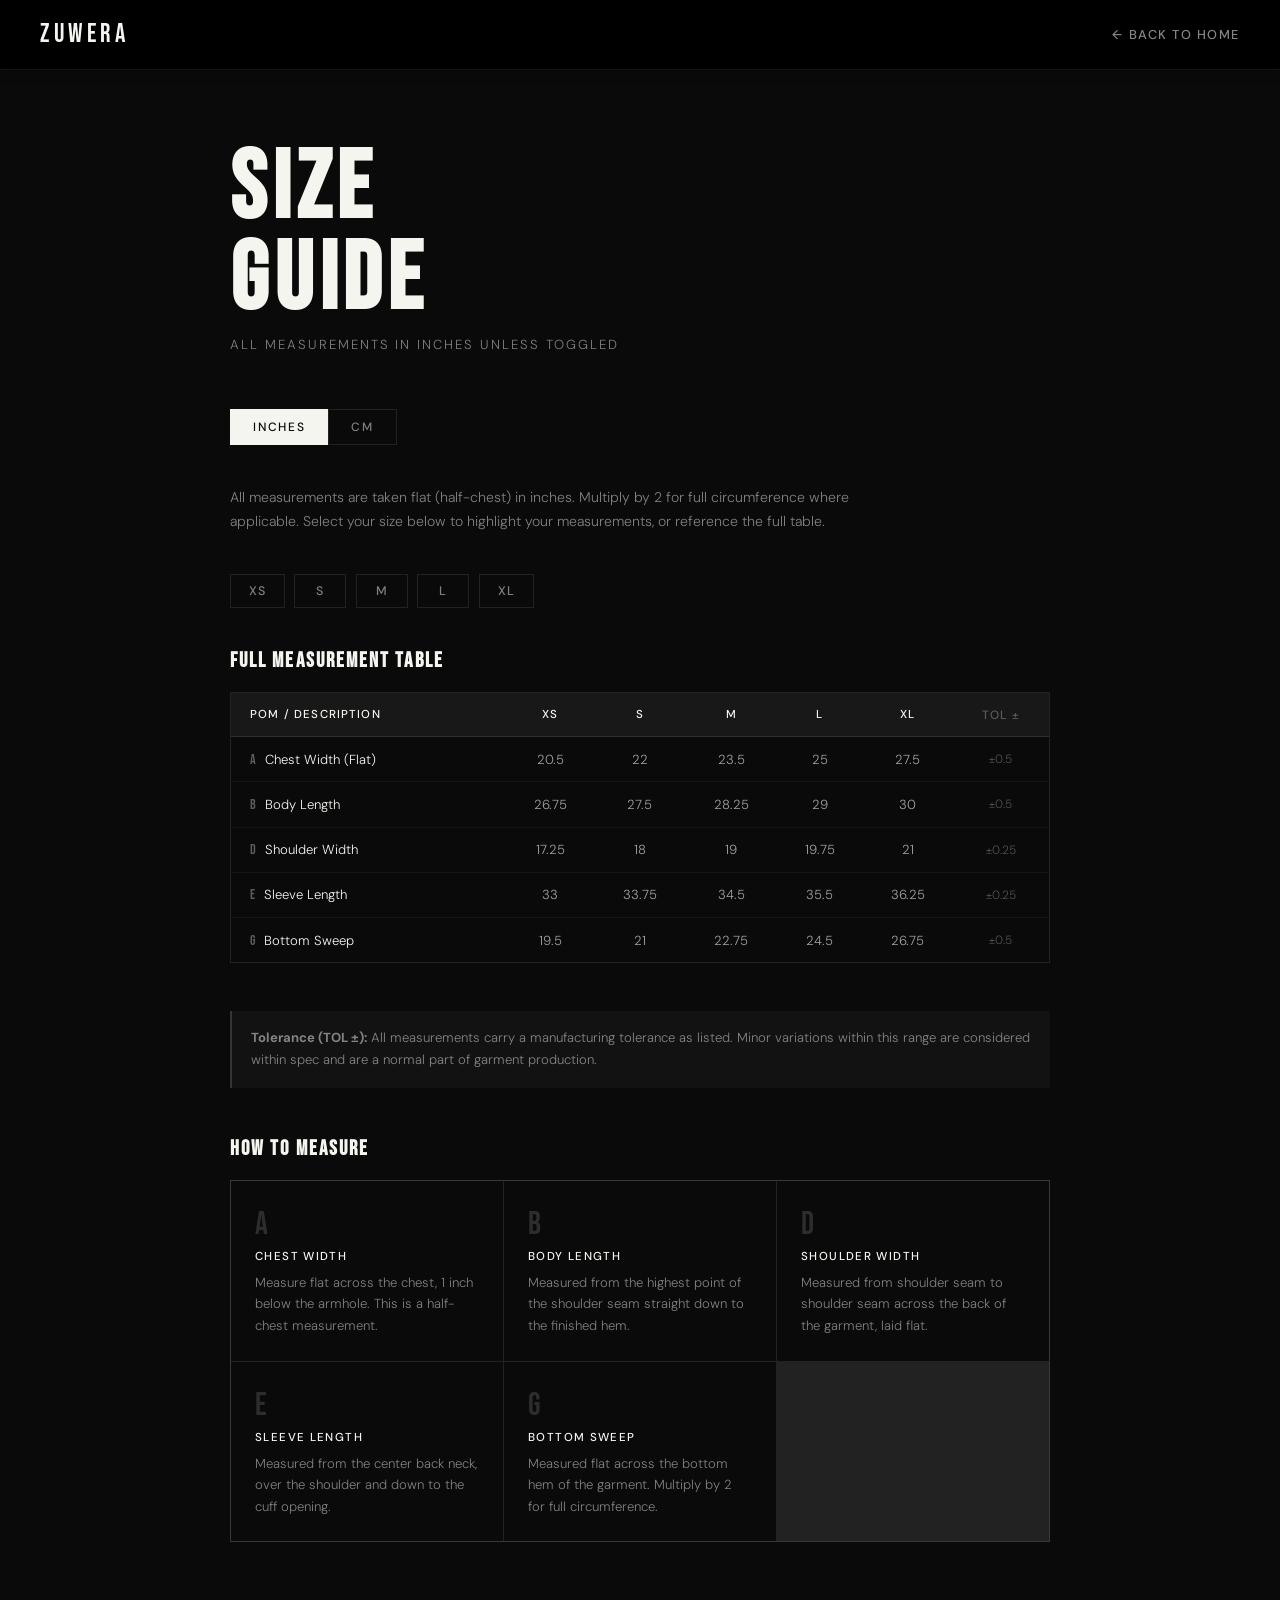
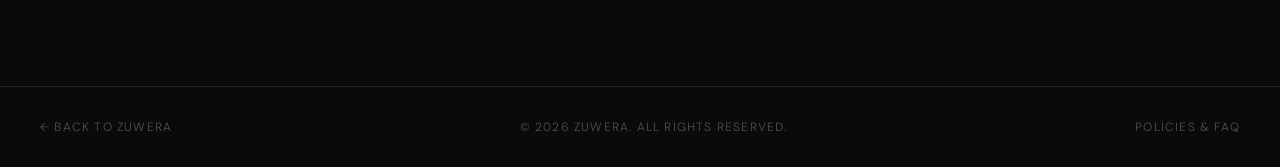
<file: sizeguide.html>
<!DOCTYPE html>
<html lang="en">
<head>
  <meta charset="UTF-8">
  <meta name="viewport" content="width=device-width, initial-scale=1.0, viewport-fit=cover">
  <meta name="apple-mobile-web-app-capable" content="yes">
  <meta name="apple-mobile-web-app-status-bar-style" content="black-translucent">
  <meta name="theme-color" content="#000000">
  <title>Size Guide — Zuwera</title>
  <meta name="description" content="Zuwera size guide for Drop 001 Jackets. XS to XL measurements in inches and centimeters.">
  <meta name="robots" content="index, follow">
  <meta property="og:title" content="Size Guide — Zuwera">
  <meta property="og:description" content="Zuwera size guide for Drop 001 Jackets. XS to XL measurements in inches and centimeters.">
  <meta property="og:url" content="https://zuwera.store/sizeguide.html">
  <meta property="og:type" content="website">
  <meta property="og:site_name" content="Zuwera">
  <meta name="twitter:card" content="summary">
  <meta name="twitter:title" content="Size Guide — Zuwera">
  <meta name="twitter:description" content="Zuwera size guide for Drop 001 Jackets. XS to XL measurements in inches and centimeters.">
  <link rel="preconnect" href="https://fonts.googleapis.com">
  <link rel="preconnect" href="https://fonts.gstatic.com" crossorigin>
  <link href="https://fonts.googleapis.com/css2?family=Bebas+Neue&family=DM+Sans:wght@300;400;500&display=swap" rel="stylesheet">
  <link rel="icon" type="image/png" href="[data-uri]">
  <!-- Google tag (gtag.js) -->
  <script async src="https://www.googletagmanager.com/gtag/js?id=G-DCVWDZ8ZBC"></script>
  <style>
    *, *::before, *::after { box-sizing: border-box; margin: 0; padding: 0; }

    :root {
      --black: #0a0a0a;
      --white: #f5f5f0;
      --muted: rgba(245,245,240,0.5);
      --border: rgba(245,245,240,0.1);
    }

    body {
      background: var(--black);
      color: var(--white);
      font-family: 'DM Sans', sans-serif;
      font-weight: 300;
      overflow-x: hidden;
    }

    /* NAV */
    .nav {
      position: fixed;
      top: 0; left: 0; right: 0;
      z-index: 100;
      display: flex;
      justify-content: space-between;
      align-items: center;
      padding: 1.2rem 2.5rem;
      background: #000000;
      border-bottom: 1px solid rgba(255,255,255,0.08);
      box-shadow: 0 1px 12px rgba(0,0,0,0.3);
    }
    .nav-logo-link {
      display: flex; align-items: center;
      text-decoration: none; cursor: pointer;
    }
    .nav-wordmark {
      font-family: 'Bebas Neue', sans-serif;
      font-size: 1.6rem;
      letter-spacing: 0.18em;
      color: var(--white);
    }
    .nav-back {
      background: none; border: none;
      color: var(--white);
      font-family: 'DM Sans', sans-serif;
      font-size: 0.8rem; font-weight: 500;
      letter-spacing: 0.12em; text-transform: uppercase;
      cursor: pointer; opacity: 0.55;
      transition: opacity 0.2s; text-decoration: none;
    }
    .nav-back:hover { opacity: 1; }

    /* PAGE */
    .page-wrap {
      max-width: 900px;
      margin: 0 auto;
      padding: 9rem 2.5rem 6rem;
    }
    .page-title {
      font-family: 'Bebas Neue', sans-serif;
      font-size: clamp(3.5rem, 8vw, 6rem);
      letter-spacing: 0.06em;
      line-height: 0.95;
      margin-bottom: 0.6rem;
    }
    .page-subtitle {
      font-size: 0.82rem;
      letter-spacing: 0.15em;
      text-transform: uppercase;
      color: var(--muted);
      margin-bottom: 3.5rem;
    }

    /* UNIT TOGGLE */
    .unit-toggle {
      display: flex;
      gap: 0;
      margin-bottom: 2.5rem;
    }
    .unit-btn {
      background: none;
      border: 1px solid var(--border);
      color: var(--muted);
      font-family: 'DM Sans', sans-serif;
      font-size: 0.75rem;
      font-weight: 500;
      letter-spacing: 0.14em;
      text-transform: uppercase;
      cursor: pointer;
      padding: 0.55rem 1.4rem;
      transition: all 0.2s;
    }
    .unit-btn:first-child { border-right: none; }
    .unit-btn.active {
      background: var(--white);
      color: var(--black);
      border-color: var(--white);
    }

    /* INTRO NOTE */
    .size-intro {
      font-size: 0.88rem;
      color: var(--muted);
      line-height: 1.75;
      margin-bottom: 2.5rem;
      max-width: 620px;
    }

    /* SIZE SELECTOR */
    .size-selector {
      display: flex;
      gap: 0.6rem;
      margin-bottom: 2.5rem;
      flex-wrap: wrap;
    }
    .size-btn {
      background: none;
      border: 1px solid var(--border);
      color: var(--muted);
      font-family: 'DM Sans', sans-serif;
      font-size: 0.78rem;
      font-weight: 500;
      letter-spacing: 0.1em;
      cursor: pointer;
      padding: 0.5rem 1.1rem;
      transition: all 0.2s;
      min-width: 52px;
      text-align: center;
    }
    .size-btn:hover { border-color: rgba(245,245,240,0.4); color: var(--white); }
    .size-btn.active {
      background: var(--white);
      color: var(--black);
      border-color: var(--white);
    }

    /* HIGHLIGHTED SIZE CARD */
    .size-card {
      display: none;
      background: rgba(245,245,240,0.04);
      border: 1px solid rgba(245,245,240,0.15);
      padding: 1.8rem 2rem;
      margin-bottom: 2.5rem;
      animation: fadeIn 0.25s ease;
    }
    .size-card.visible { display: block; }
    @keyframes fadeIn { from { opacity:0; transform:translateY(6px); } to { opacity:1; transform:translateY(0); } }
    .size-card-title {
      font-family: 'Bebas Neue', sans-serif;
      font-size: 1.4rem;
      letter-spacing: 0.12em;
      margin-bottom: 1.2rem;
      color: var(--white);
    }
    .size-card-grid {
      display: grid;
      grid-template-columns: repeat(auto-fill, minmax(180px, 1fr));
      gap: 1rem;
    }
    .size-card-row {
      display: flex;
      flex-direction: column;
      gap: 0.2rem;
    }
    .size-card-label {
      font-size: 0.68rem;
      letter-spacing: 0.14em;
      text-transform: uppercase;
      color: rgba(245,245,240,0.35);
    }
    .size-card-value {
      font-size: 1.05rem;
      font-weight: 500;
      color: var(--white);
    }
    .size-card-unit {
      font-size: 0.7rem;
      color: var(--muted);
    }

    /* TABLE */
    .table-section h2 {
      font-family: 'Bebas Neue', sans-serif;
      font-size: 1.3rem;
      letter-spacing: 0.1em;
      margin-bottom: 1.2rem;
      color: var(--white);
    }
    .table-wrap {
      overflow-x: auto;
      margin-bottom: 3rem;
      border: 1px solid var(--border);
    }
    table {
      width: 100%;
      border-collapse: collapse;
      font-size: 0.82rem;
      min-width: 480px;
    }
    thead tr {
      background: rgba(245,245,240,0.06);
      border-bottom: 1px solid var(--border);
    }
    thead th {
      padding: 0.85rem 1rem;
      text-align: center;
      font-weight: 500;
      letter-spacing: 0.1em;
      text-transform: uppercase;
      font-size: 0.72rem;
      color: var(--white);
      white-space: nowrap;
    }
    thead th:first-child { text-align: left; padding-left: 1.2rem; min-width: 200px; }
    tbody tr {
      border-bottom: 1px solid rgba(245,245,240,0.05);
      transition: background 0.15s;
    }
    tbody tr:last-child { border-bottom: none; }
    tbody tr:hover { background: rgba(245,245,240,0.03); }
    tbody td {
      padding: 0.85rem 1rem;
      text-align: center;
      color: rgba(245,245,240,0.65);
      white-space: nowrap;
    }
    tbody td:first-child {
      text-align: left;
      padding-left: 1.2rem;
      color: var(--white);
    }
    .pom-code {
      font-family: 'Bebas Neue', sans-serif;
      font-size: 0.9rem;
      letter-spacing: 0.08em;
      color: rgba(245,245,240,0.35);
      margin-right: 0.5rem;
    }
    .tol-col {
      color: rgba(245,245,240,0.3) !important;
      font-size: 0.75rem;
    }
    /* Highlight active size column */
    .col-active {
      background: rgba(245,245,240,0.05) !important;
      color: var(--white) !important;
      font-weight: 500;
    }
    thead th.col-active {
      color: var(--white);
      background: rgba(245,245,240,0.1) !important;
    }

    /* FIT TIPS */
    .fit-tips {
      margin-bottom: 3rem;
    }
    .fit-tips h2 {
      font-family: 'Bebas Neue', sans-serif;
      font-size: 1.3rem;
      letter-spacing: 0.1em;
      margin-bottom: 1.2rem;
    }
    .tips-grid {
      display: grid;
      grid-template-columns: repeat(auto-fill, minmax(220px, 1fr));
      gap: 1px;
      background: var(--border);
      border: 1px solid var(--border);
    }
    .tip-card {
      background: var(--black);
      padding: 1.5rem;
    }
    .tip-letter {
      font-family: 'Bebas Neue', sans-serif;
      font-size: 2rem;
      letter-spacing: 0.05em;
      color: rgba(245,245,240,0.15);
      margin-bottom: 0.3rem;
    }
    .tip-name {
      font-size: 0.72rem;
      letter-spacing: 0.12em;
      text-transform: uppercase;
      color: var(--white);
      margin-bottom: 0.5rem;
      font-weight: 500;
    }
    .tip-desc {
      font-size: 0.82rem;
      color: var(--muted);
      line-height: 1.65;
    }

    /* TOLERANCE NOTE */
    .tol-note {
      background: rgba(245,245,240,0.03);
      border-left: 2px solid rgba(245,245,240,0.15);
      padding: 1rem 1.2rem;
      font-size: 0.82rem;
      color: var(--muted);
      line-height: 1.7;
      margin-bottom: 3rem;
    }

    /* FOOTER */
    footer {
      border-top: 1px solid var(--border);
      padding: 2rem 2.5rem;
      display: flex;
      align-items: center;
      justify-content: space-between;
      flex-wrap: wrap;
      gap: 1rem;
    }
    footer p {
      font-size: 0.75rem;
      letter-spacing: 0.1em;
      color: rgba(245,245,240,0.3);
      text-transform: uppercase;
    }
    footer a {
      font-size: 0.75rem;
      letter-spacing: 0.1em;
      color: rgba(245,245,240,0.3);
      text-transform: uppercase;
      text-decoration: none;
      transition: opacity 0.2s;
    }
    footer a:hover { opacity: 0.8; color: var(--white); }

    @media (max-width: 768px) {
      .table-wrap { overflow-x: auto; -webkit-overflow-scrolling: touch; }
    }
    @media (max-width: 600px) {
      .nav { padding: 1rem 1.2rem; padding-top: calc(1rem + env(safe-area-inset-top)); }
      .page-wrap { padding: 5.5rem 1.2rem 2rem; }
      .page-title { font-size: clamp(2.5rem, 12vw, 4rem); }
      .size-card-grid { grid-template-columns: 1fr 1fr; }
      .unit-toggle { margin-bottom: 1.5rem; }
      .unit-btn { min-height: 44px; padding: 0.6rem 1.2rem; }
      .size-selector { flex-wrap: wrap; gap: 0.5rem; }
      .size-btn { min-height: 44px; min-width: 44px; }
      .tips-grid { grid-template-columns: 1fr; }
      footer { padding: 1.5rem 1.2rem; padding-bottom: calc(1.5rem + env(safe-area-inset-bottom)); flex-direction: column; align-items: flex-start; }
    }
  </style>
</head>
<body>

  <header class="nav">
    <a href="index.html" class="nav-logo-link" aria-label="Back to Zuwera home">
      <span class="nav-wordmark">ZUWERA</span>
    </a>
    <a href="index.html" class="nav-back">&#8592; Back to Home</a>
  </header>

  <main class="page-wrap">

    <h1 class="page-title">Size<br>Guide</h1>
    <p class="page-subtitle">All measurements in inches unless toggled</p>

    <!-- UNIT TOGGLE -->
    <div class="unit-toggle">
      <button class="unit-btn active" id="btn-in" onclick="setUnit('in')">Inches</button>
      <button class="unit-btn" id="btn-cm" onclick="setUnit('cm')">CM</button>
    </div>

    <p class="size-intro">
      All measurements are taken flat (half-chest) in inches. Multiply by 2 for full circumference where applicable.
      Select your size below to highlight your measurements, or reference the full table.
    </p>

    <!-- SIZE SELECTOR -->
    <div class="size-selector">
      <button class="size-btn" onclick="selectSize('XS')">XS</button>
      <button class="size-btn" onclick="selectSize('S')">S</button>
      <button class="size-btn" onclick="selectSize('M')">M</button>
      <button class="size-btn" onclick="selectSize('L')">L</button>
      <button class="size-btn" onclick="selectSize('XL')">XL</button>
    </div>

    <!-- SELECTED SIZE CARD -->
    <div class="size-card" id="size-card">
      <div class="size-card-title" id="card-title">Size XS</div>
      <div class="size-card-grid" id="card-grid"></div>
    </div>

    <!-- FULL TABLE -->
    <div class="table-section">
      <h2>Full Measurement Table</h2>
      <div class="table-wrap">
        <table id="size-table">
          <thead>
            <tr>
              <th>POM / Description</th>
              <th id="th-XS">XS</th>
              <th id="th-S">S</th>
              <th id="th-M">M</th>
              <th id="th-L">L</th>
              <th id="th-XL">XL</th>
              <th class="tol-col">TOL ±</th>
            </tr>
          </thead>
          <tbody id="table-body"></tbody>
        </table>
      </div>
    </div>

    <!-- TOLERANCE NOTE -->
    <div class="tol-note">
      <strong>Tolerance (TOL ±):</strong> All measurements carry a manufacturing tolerance as listed. Minor variations within this range are considered within spec and are a normal part of garment production.
    </div>

    <!-- HOW TO MEASURE -->
    <div class="fit-tips">
      <h2>How to Measure</h2>
      <div class="tips-grid">
        <div class="tip-card">
          <div class="tip-letter">A</div>
          <div class="tip-name">Chest Width</div>
          <div class="tip-desc">Measure flat across the chest, 1 inch below the armhole. This is a half-chest measurement.</div>
        </div>
        <div class="tip-card">
          <div class="tip-letter">B</div>
          <div class="tip-name">Body Length</div>
          <div class="tip-desc">Measured from the highest point of the shoulder seam straight down to the finished hem.</div>
        </div>
        <div class="tip-card">
          <div class="tip-letter">D</div>
          <div class="tip-name">Shoulder Width</div>
          <div class="tip-desc">Measured from shoulder seam to shoulder seam across the back of the garment, laid flat.</div>
        </div>
        <div class="tip-card">
          <div class="tip-letter">E</div>
          <div class="tip-name">Sleeve Length</div>
          <div class="tip-desc">Measured from the center back neck, over the shoulder and down to the cuff opening.</div>
        </div>
        <div class="tip-card">
          <div class="tip-letter">G</div>
          <div class="tip-name">Bottom Sweep</div>
          <div class="tip-desc">Measured flat across the bottom hem of the garment. Multiply by 2 for full circumference.</div>
        </div>
      </div>
    </div>

  </main>

  <footer>
    <a href="index.html">← Back to Zuwera</a>
    <p>© 2026 Zuwera. All rights reserved.</p>
    <a href="policies.html">Policies & FAQ</a>
  </footer>

  <script>
    // ── Data (XS to XL only) ──────────────────────────────────
    const sizes = ['XS', 'S', 'M', 'L', 'XL'];

    const poms = [
      { code:'A', name:'Chest Width (Flat)',      vals:[20.5, 22,    23.5,  25,    27.5],  tol:0.5  },
      { code:'B', name:'Body Length',   vals:[26.75,27.5,  28.25, 29,    30],    tol:0.5  },
      { code:'D', name:'Shoulder Width',          vals:[17.25,18,    19,    19.75, 21],    tol:0.25 },
      { code:'E', name:'Sleeve Length',     vals:[33,   33.75, 34.5,  35.5,  36.25], tol:0.25 },
      { code:'G', name:'Bottom Sweep',            vals:[19.5, 21,    22.75, 24.5,  26.75], tol:0.5  },
    ];

    let currentUnit = 'in';
    let currentSize = null;

    function toDisplay(val) {
      if (val === null) return '—';
      if (currentUnit === 'cm') return (val * 2.54).toFixed(1);
      return val;
    }

    function buildTable() {
      const tbody = document.getElementById('table-body');
      tbody.innerHTML = '';
      poms.forEach(p => {
        const tr = document.createElement('tr');
        let cells = `<td><span class="pom-code">${p.code}</span>${p.name}</td>`;
        sizes.forEach((s, i) => {
          const isActive = s === currentSize;
          cells += `<td class="${isActive ? 'col-active' : ''}">${toDisplay(p.vals[i])}</td>`;
        });
        cells += `<td class="tol-col">±${p.tol}</td>`;
        tr.innerHTML = cells;
        tbody.appendChild(tr);
      });
      // Header highlight
      sizes.forEach(s => {
        const th = document.getElementById('th-' + s);
        if (th) th.className = s === currentSize ? 'col-active' : '';
      });
    }

    function buildCard(size) {
      const idx = sizes.indexOf(size);
      document.getElementById('card-title').textContent = 'Size ' + size;
      const grid = document.getElementById('card-grid');
      grid.innerHTML = '';
      poms.forEach(p => {
        const val = p.vals[idx];
        if (val === null) return;
        const unit = currentUnit === 'cm' ? ' cm' : '"';
        const display = currentUnit === 'cm' ? (val * 2.54).toFixed(1) : val;
        grid.innerHTML += `
          <div class="size-card-row">
            <span class="size-card-label">${p.code} — ${p.name}</span>
            <span class="size-card-value">${display}<span class="size-card-unit">${unit}</span></span>
          </div>`;
      });
    }

    function selectSize(size) {
      // Toggle off if already selected
      if (currentSize === size) {
        currentSize = null;
        document.querySelectorAll('.size-btn').forEach(b => b.classList.remove('active'));
        document.getElementById('size-card').classList.remove('visible');
        buildTable();
        return;
      }
      currentSize = size;
      document.querySelectorAll('.size-btn').forEach(b => {
        b.classList.toggle('active', b.textContent === size);
      });
      buildCard(size);
      document.getElementById('size-card').classList.add('visible');
      buildTable();
    }

    function setUnit(unit) {
      currentUnit = unit;
      document.getElementById('btn-in').classList.toggle('active', unit === 'in');
      document.getElementById('btn-cm').classList.toggle('active', unit === 'cm');
      buildTable();
      if (currentSize) buildCard(currentSize);
    }

    // Init
    buildTable();
  </script>
</body>
</html>
</file>
